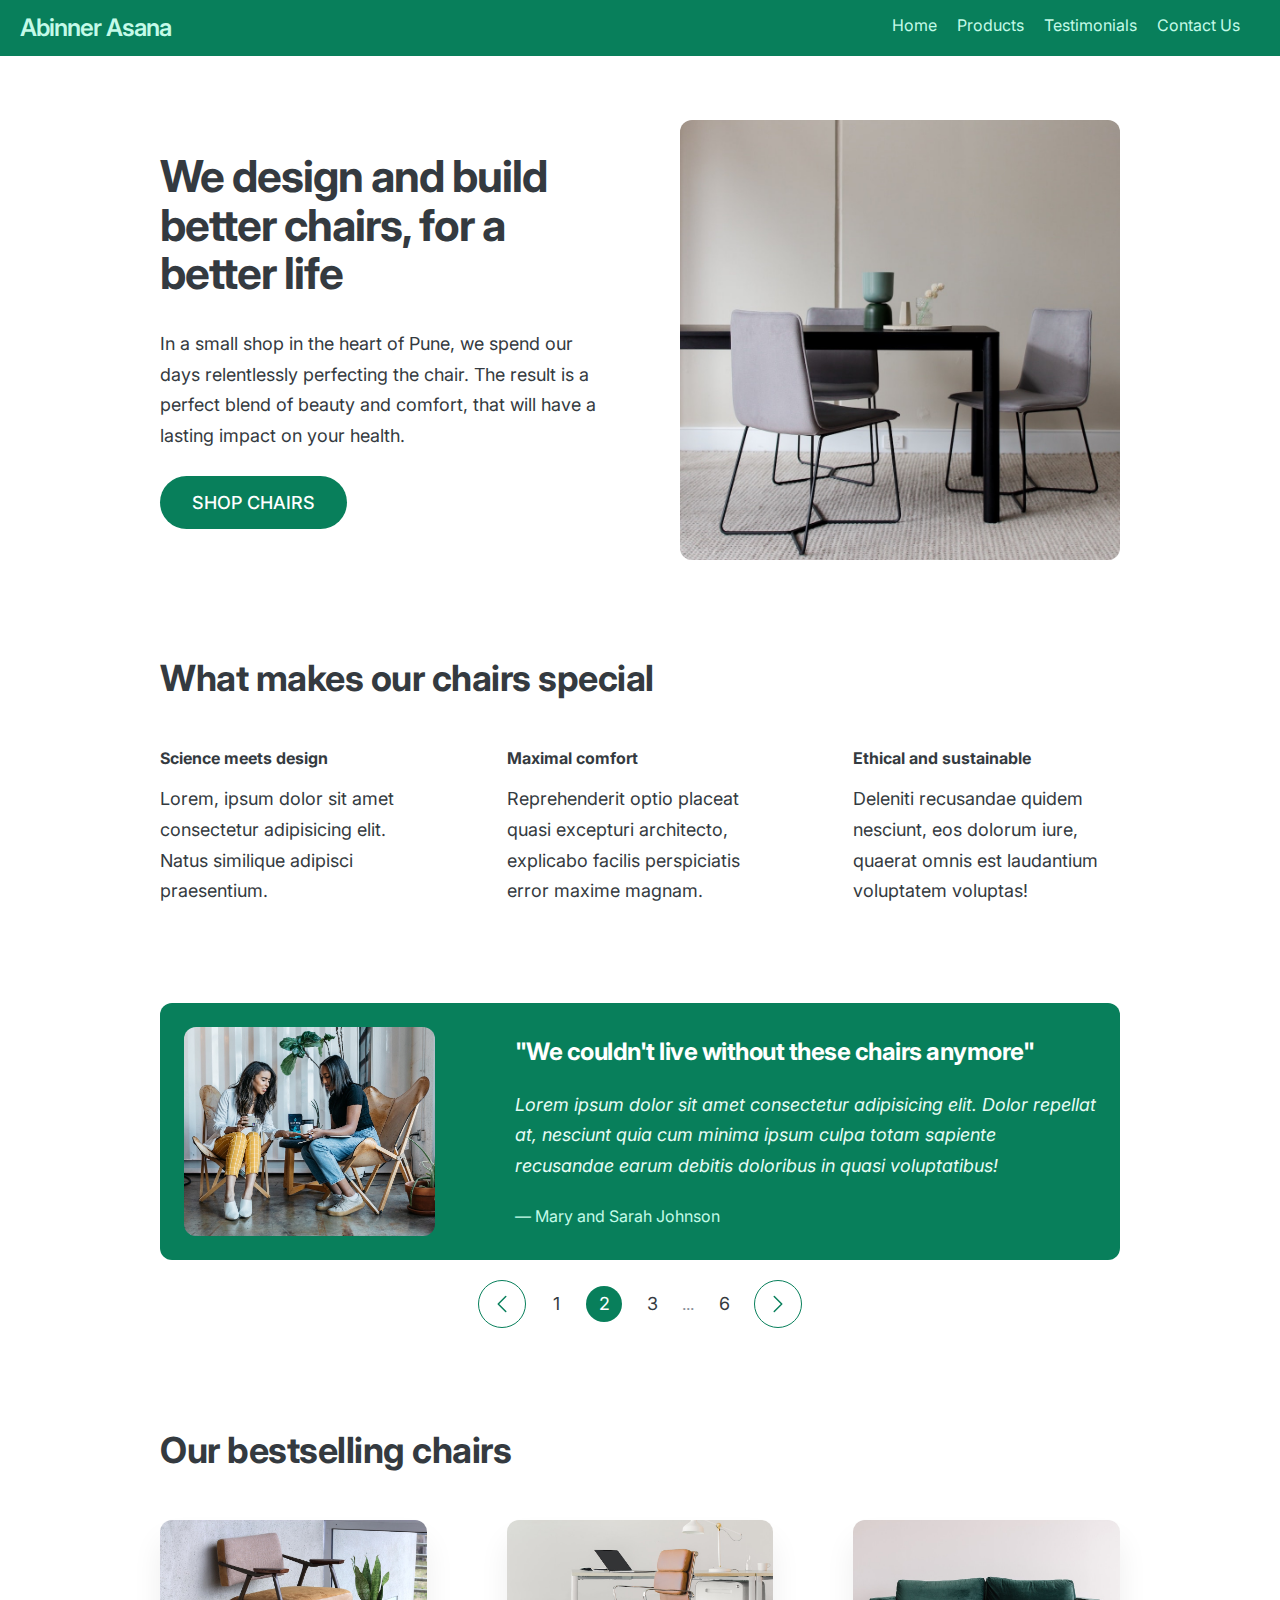
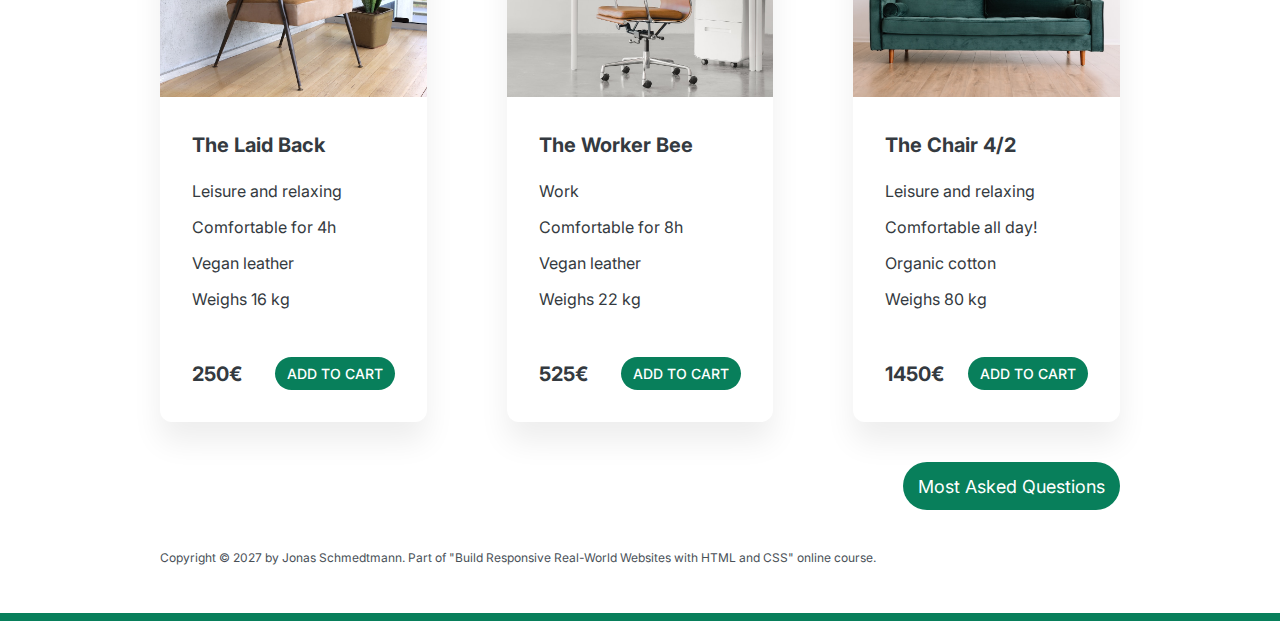
<file: index.html>
<!DOCTYPE html>
<html lang="en">
  <head>
    <meta charset="UTF-8" />
    <meta http-equiv="X-UA-Compatible" content="IE=edge" />
    <meta name="viewport" content="width=device-width, initial-scale=1.0" />
    <!-- Google Font  -->
    <link rel="preconnect" href="https://fonts.googleapis.com">
    <link rel="preconnect" href="https://fonts.gstatic.com" crossorigin>
    <link
      href="https://fonts.googleapis.com/css2?family=Inter:wght@100..900&display=swap"
      rel="stylesheet">
    <!-- Google Font  -->
    <link rel="stylesheet" href="style.css" />
    <title>Abinner Asanas</title>
  </head>
  <body>
    <nav>
      <h1 class="Brand-name">Abinner Asana</h1>
      <ul class="nav-list">
        <li> <a class="list-item" href="#">Home</a></li>
        <li> <a class="list-item" href="./products.html">Products</a></li>
        <li> <a class="list-item"
            href="./testimonials.html">Testimonials</a></li>
        <li> <a class="list-item" href="#">Contact Us</a></li>
      </ul>
    </nav>
    <div class="container">
      <header>
        <div class="header-text-box">
          <h1>We design and build better chairs, for a better life</h1>
          <p class="header-text">
            In a small shop in the heart of Pune, we spend our days
            relentlessly perfecting the chair. The result is a perfect blend of
            beauty and comfort, that will have a lasting impact on your health.
          </p>
          <a class="btn btn--big" href="#">Shop chairs</a>
        </div>
        <img src="./res/hero.jpg" alt="Photo" />
      </header>

      <section>
        <h2>What makes our chairs special</h2>
        <div class="grid-3-cols">
          <div>
            <p class="features-title"><strong>Science meets design</strong></p>
            <p class="features-text">
              Lorem, ipsum dolor sit amet consectetur adipisicing elit. Natus
              similique adipisci praesentium.
            </p>
          </div>

          <div>
            <p class="features-title">
              <strong>Maximal comfort</strong>
            </p>
            <p class="features-text">
              Reprehenderit optio placeat quasi excepturi architecto, explicabo
              facilis perspiciatis error maxime magnam.
            </p>
          </div>

          <div>
            <p class="features-title">
              <strong>Ethical and sustainable</strong>
            </p>
            <p class="features-text">
              Deleniti recusandae quidem nesciunt, eos dolorum iure, quaerat
              omnis est laudantium voluptatem voluptas!
            </p>
          </div>
        </div>
      </section>

      <section class="testimonial-section">
        <div class="grid-3-cols">
          <img src="./res/customers.jpg" alt="People sitting on chairs" />
          <div class="testimonial-box">
            <h2>"We couldn't live without these chairs anymore"</h2>
            <blockquote class="testimonial-text">
              Lorem ipsum dolor sit amet consectetur adipisicing elit. Dolor
              repellat at, nesciunt quia cum minima ipsum culpa totam sapiente
              recusandae earum debitis doloribus in quasi voluptatibus!
            </blockquote>
            <p class="testimonial-author">&mdash; Mary and Sarah Johnson</p>
          </div>
        </div>
      </section>
      <div class="pagination">
        <button class="btn-p">
          <svg
            xmlns="http://www.w3.org/2000/svg"
            fill="none"
            viewBox="0 0 24 24"
            stroke-width="1.5"
            stroke="currentColor"
            class="btn-p-icon">
            <path
              stroke-linecap="round"
              stroke-linejoin="round"
              d="M15.75 19.5 8.25 12l7.5-7.5" />
          </svg>
        </button>

        <a href="#" class="page-link">1</a>
        <a href="#" class="page-link page-link--current">2</a>
        <a href="#" class="page-link">3</a>
        <span class="dots">...</span>
        <a href="#" class="page-link">6</a>

        <button class="btn-p">
          <svg
            xmlns="http://www.w3.org/2000/svg"
            fill="none"
            viewBox="0 0 24 24"
            stroke-width="1.5"
            stroke="currentColor"
            class="btn-p-icon">
            <path
              stroke-linecap="round"
              stroke-linejoin="round"
              d="m8.25 4.5 7.5 7.5-7.5 7.5" />
          </svg>
        </button>
      </div>

      <section class="last-section">
        <h2>Our bestselling chairs</h2>
        <div class="grid-3-cols">
          <figure class="chair">
            <img src="./res/chair-1.jpg" alt="Chair" />
            <div class="chair-box">
              <h3>The Laid Back</h3>
              <ul class="chair-details">
                <li>
                  <span>Leisure and relaxing</span>
                </li>
                <li>
                  <span>Comfortable for 4h</span>
                </li>
                <li>
                  <span>Vegan leather</span>
                </li>
                <li>
                  <span>Weighs 16 kg</span>
                </li>
              </ul>
              <div class="chair-price">
                <strong>250€</strong>
                <a href="#" class="btn btn--small">Add to cart</a>
              </div>
            </div>
          </figure>

          <figure class="chair">
            <img src="./res/chair-2.jpg" alt="Chair" />
            <div class="chair-box">
              <h3>The Worker Bee</h3>
              <ul class="chair-details">
                <li>
                  <span>Work</span>
                </li>
                <li>
                  <span>Comfortable for 8h</span>
                </li>
                <li>
                  <span>Vegan leather</span>
                </li>
                <li>
                  <span>Weighs 22 kg</span>
                </li>
              </ul>
              <div class="chair-price">
                <strong>525€</strong>
                <a href="#" class="btn btn--small">Add to cart</a>
              </div>
            </div>
          </figure>

          <figure class="chair">
            <img src="./res/chair-3.jpg" alt="Chair" />
            <div class="chair-box">
              <h3>The Chair 4/2</h3>
              <ul class="chair-details">
                <li>
                  <span>Leisure and relaxing</span>
                </li>
                <li>
                  <span>Comfortable all day!</span>
                </li>
                <li>
                  <span>Organic cotton</span>
                </li>
                <li>
                  <span>Weighs 80 kg</span>
                </li>
              </ul>
              <div class="chair-price">
                <strong>1450€</strong>
                <a href="#" class="btn btn--small">Add to cart</a>
              </div>
            </div>
          </figure>
        </div>
      </section>

      <div class="most-asked-questions">
        <a class="btn-most-asked-questions" href="./questions.html">Most Asked
          Questions</a>
      </div>

      <footer>
        Copyright &copy; 2027 by Jonas Schmedtmann. Part of "Build Responsive
        Real-World Websites with HTML and CSS" online course.
      </footer>
    </div>
  </body>
</html>
</file>
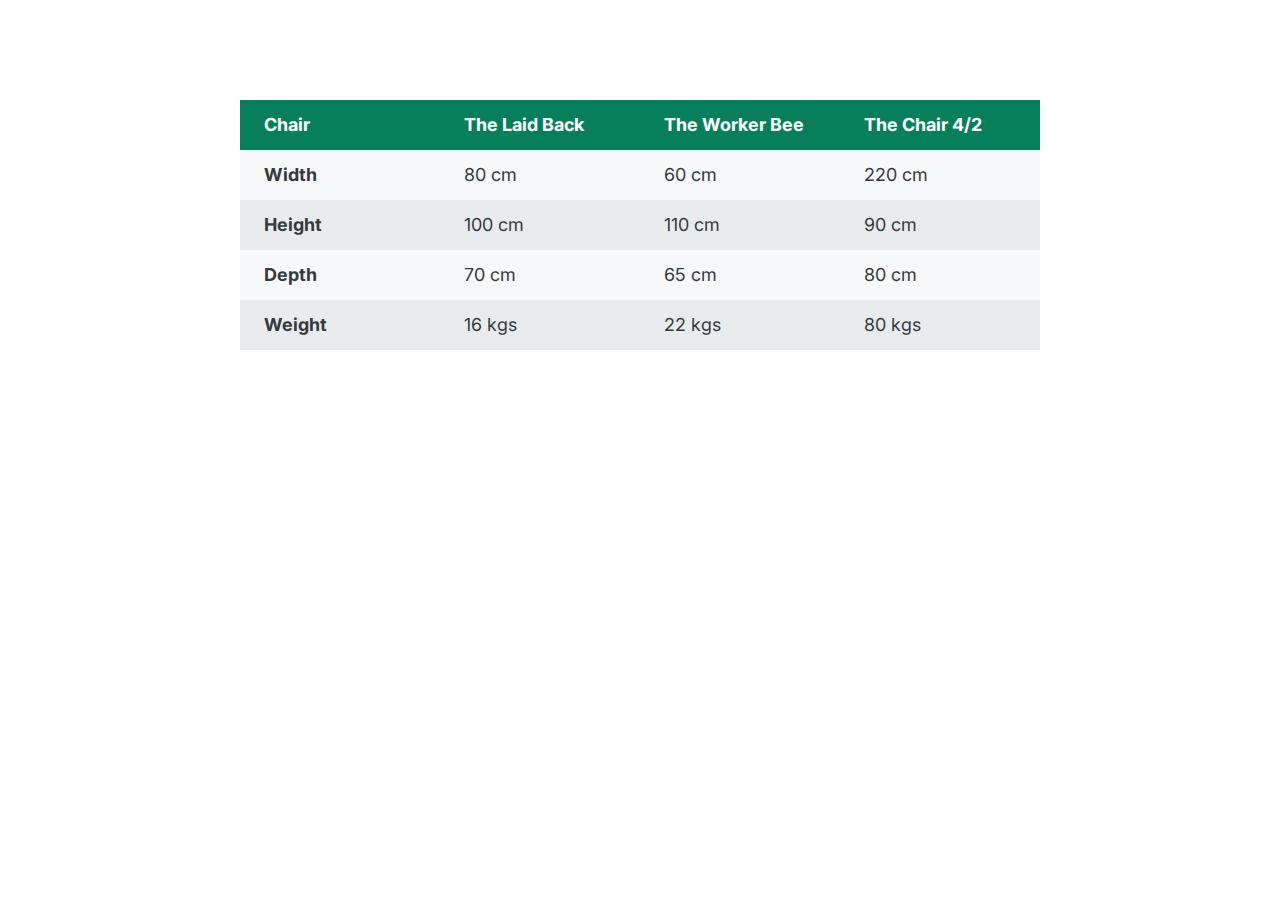
<file: products.html>
<!DOCTYPE html>
<html lang="en">
    <head>
        <meta charset="UTF-8">
        <meta name="viewport" content="width=device-width, initial-scale=1.0">
        <!-- Google Font  -->
        <link rel="preconnect" href="https://fonts.googleapis.com">
        <link rel="preconnect" href="https://fonts.gstatic.com" crossorigin>
        <link
            href="https://fonts.googleapis.com/css2?family=Inter:wght@100..900&display=swap"
            rel="stylesheet">
        <!-- Google Font  -->
        <title>Accordion Component</title>
        <style>
            *{
                margin: 0;
                padding: 0;
                box-sizing: border-box;
            }

            body{
                font-family: "Inter", sans-serif;
                color: #343a40;
                line-height: 1;
                display: flex;
                justify-content: center;
            }

            table{
                width: 800px;
                margin-top: 100px;
                font-size: 18px;
                /* border: 1px solid #343a40; */
                border-collapse:collapse ;
            }

            th,td{
                /* border: 1px solid #343a40; */
                padding: 16px 24px;
                text-align: left;
            }

            thead tr{
                background-color: #087f5b;
                color: #fff;
            }

            thead th{
                width: 25%;
            }
            
            tbody tr:nth-child(odd){
                background-color: #f8f9fa;
            }
            tbody tr:nth-child(even){
                background-color: #e9ecef;
            }

        </style>
    </head>
    <body>

        <table>
            <thead>
                <tr>
                    <th>Chair</th>
                    <th>The Laid Back</th>
                    <th>The Worker Bee</th>
                    <th>The Chair 4/2</th>
                </tr>
            </thead>
            <tbody>
                <tr>
                    <th>Width</th>
                    <td>80 cm</td>
                    <td>60 cm</td>
                    <td>220 cm</td>
                </tr>
                <tr>
                    <th>Height</th>
                    <td>100 cm</td>
                    <td>110 cm</td>
                    <td>90 cm</td>
                </tr>
                <tr>
                    <th>Depth</th>
                    <td>70 cm</td>
                    <td>65 cm</td>
                    <td>80 cm</td>
                </tr>
                <tr>
                    <th>Weight</th>
                    <td>16 kgs</td>
                    <td>22 kgs</td>
                    <td>80 kgs</td>
                </tr>
            </tbody>
        </table>

    </body>
</html>
</file>
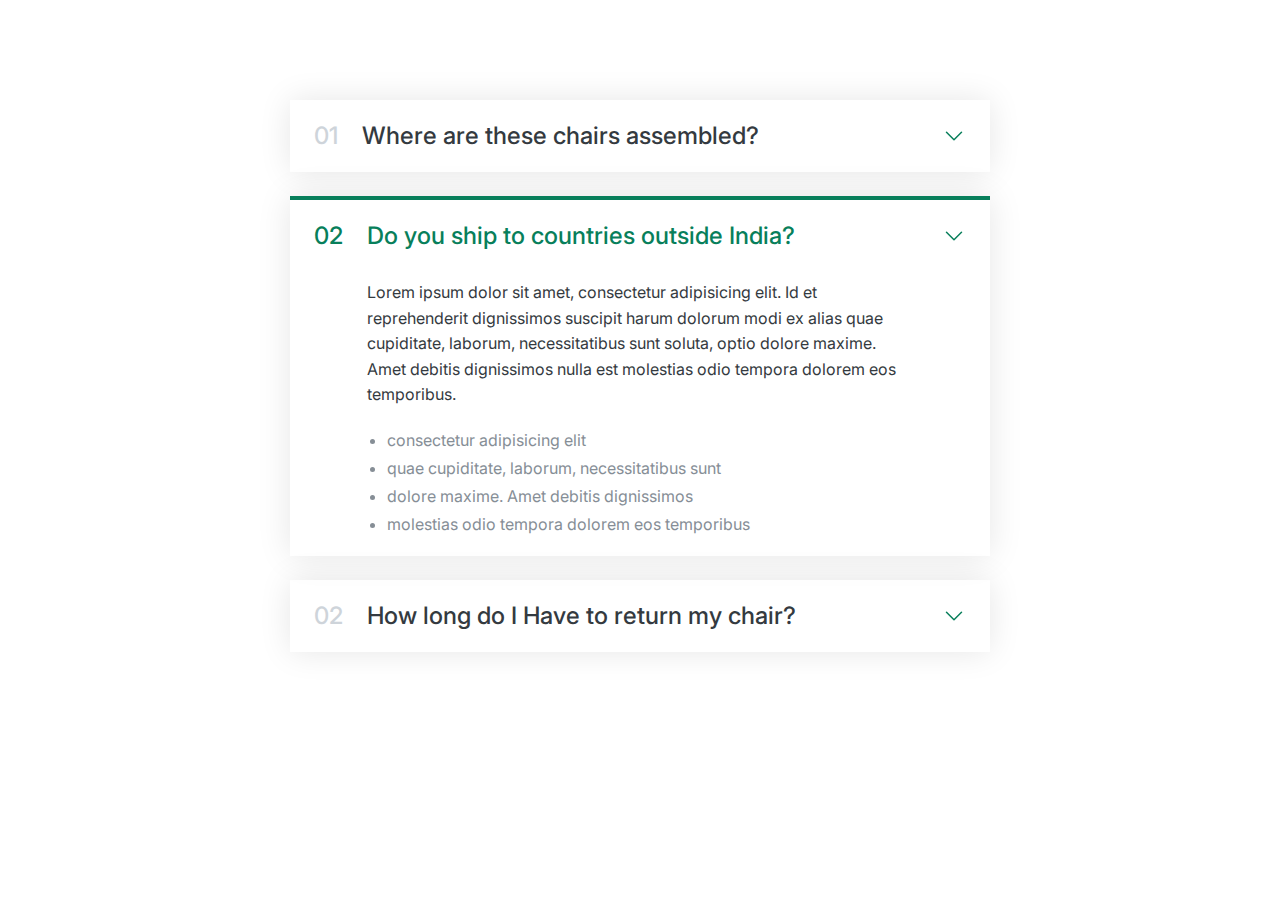
<file: questions.html>
<!DOCTYPE html>
<html lang="en">
    <head>
        <meta charset="UTF-8">
        <meta name="viewport" content="width=device-width, initial-scale=1.0">
        <!-- Google Font  -->
        <link rel="preconnect" href="https://fonts.googleapis.com">
        <link rel="preconnect" href="https://fonts.gstatic.com" crossorigin>
        <link
            href="https://fonts.googleapis.com/css2?family=Inter:wght@100..900&display=swap"
            rel="stylesheet">
        <!-- Google Font  -->
        <title>Accordion Component</title>
        <style>
            *{
                margin: 0;
                padding: 0;
                box-sizing: border-box;
            }

            body{
                font-family: "Inter", sans-serif;
                color: #343a40;
                line-height: 1;;
            }
            .accordion{
                width: 700px;
                margin: 100px auto;

                display: flex;
                flex-direction: column;
                gap: 24px;
            }

            .item{
                box-shadow: 0 0 32px rgba(0,0,0,0.1);
                padding: 24px;

                display: grid;
                grid-template-columns: auto 1fr auto;
                column-gap: 24px;
                row-gap: 32px;
                align-items: center;

            }

            .number, .text{
                font-size: 24px;
                font-weight: 500;
            }

            .number{
                color: #ced4da;
            }

            .icon{
                width: 24px;
                height: 24px;
                stroke: #087f5b;
            }
            .hidden-box{
                grid-column: 2;
                display: none;
            }

            .hidden-box p{
                line-height: 1.6;
                margin-bottom: 24px;
            }

            .hidden-box ul{
                color: #868e96;
                margin-left: 20px;

                display: flex;
                flex-direction: column;
                gap: 12px;
            }

            .open{
                border-top: 4px solid #087f5b;
            }

            .open .hidden-box{
                display: block;
            }

            .open .number, .open .text{
                color: #087f5b;
            }

        </style>
    </head>
    <body>
        <div class="accordion">
            <div class="item">

                <p class="number">01</p>
                <p class="text">Where are these chairs assembled?</p>
                <svg xmlns="http://www.w3.org/2000/svg" fill="none"
                    viewBox="0 0 24 24" stroke-width="1.5"
                    stroke="currentColor"
                    class="icon">
                    <path stroke-linecap="round" stroke-linejoin="round"
                        d="m19.5 8.25-7.5 7.5-7.5-7.5" />
                </svg>

                <div class="hidden-box">
                    <p>Lorem ipsum dolor sit amet, consectetur adipisicing elit.
                        Id
                        et reprehenderit dignissimos suscipit harum dolorum modi
                        ex
                        alias quae cupiditate, laborum, necessitatibus sunt
                        soluta,
                        optio dolore maxime. Amet debitis dignissimos nulla est
                        molestias odio tempora dolorem eos temporibus.</p>
                    <ul>
                        <li>consectetur adipisicing elit</li>
                        <li>quae cupiditate, laborum, necessitatibus sunt</li>
                        <li>dolore maxime. Amet debitis dignissimos</li>
                        <li>molestias odio tempora dolorem eos temporibus</li>
                    </ul>
                </div>
            </div>
            <div class="item open">

                <p class="number">02</p>
                <p class="text">Do you ship to countries outside India?</p>
                <svg xmlns="http://www.w3.org/2000/svg" fill="none"
                    viewBox="0 0 24 24" stroke-width="1.5"
                    stroke="currentColor"
                    class="icon">
                    <path stroke-linecap="round" stroke-linejoin="round"
                        d="m19.5 8.25-7.5 7.5-7.5-7.5" />
                </svg>

                <div class="hidden-box">
                    <p>Lorem ipsum dolor sit amet, consectetur adipisicing elit.
                        Id
                        et reprehenderit dignissimos suscipit harum dolorum modi
                        ex
                        alias quae cupiditate, laborum, necessitatibus sunt
                        soluta,
                        optio dolore maxime. Amet debitis dignissimos nulla est
                        molestias odio tempora dolorem eos temporibus.</p>
                    <ul>
                        <li>consectetur adipisicing elit</li>
                        <li>quae cupiditate, laborum, necessitatibus sunt</li>
                        <li>dolore maxime. Amet debitis dignissimos</li>
                        <li>molestias odio tempora dolorem eos temporibus</li>
                    </ul>
                </div>
            </div>
            <div class="item">

                <p class="number">02</p>
                <p class="text">How long do I Have to return my chair?</p>
                <svg xmlns="http://www.w3.org/2000/svg" fill="none"
                    viewBox="0 0 24 24" stroke-width="1.5"
                    stroke="currentColor"
                    class="icon">
                    <path stroke-linecap="round" stroke-linejoin="round"
                        d="m19.5 8.25-7.5 7.5-7.5-7.5" />
                </svg>

                <div class="hidden-box">
                    <p>Lorem ipsum dolor sit amet, consectetur adipisicing elit.
                        Id
                        et reprehenderit dignissimos suscipit harum dolorum modi
                        ex
                        alias quae cupiditate, laborum, necessitatibus sunt
                        soluta,
                        optio dolore maxime. Amet debitis dignissimos nulla est
                        molestias odio tempora dolorem eos temporibus.</p>
                    <ul>
                        <li>consectetur adipisicing elit</li>
                        <li>quae cupiditate, laborum, necessitatibus sunt</li>
                        <li>dolore maxime. Amet debitis dignissimos</li>
                        <li>molestias odio tempora dolorem eos temporibus</li>
                    </ul>
                </div>
            </div>
        </div>
    </body>
</html>
</file>
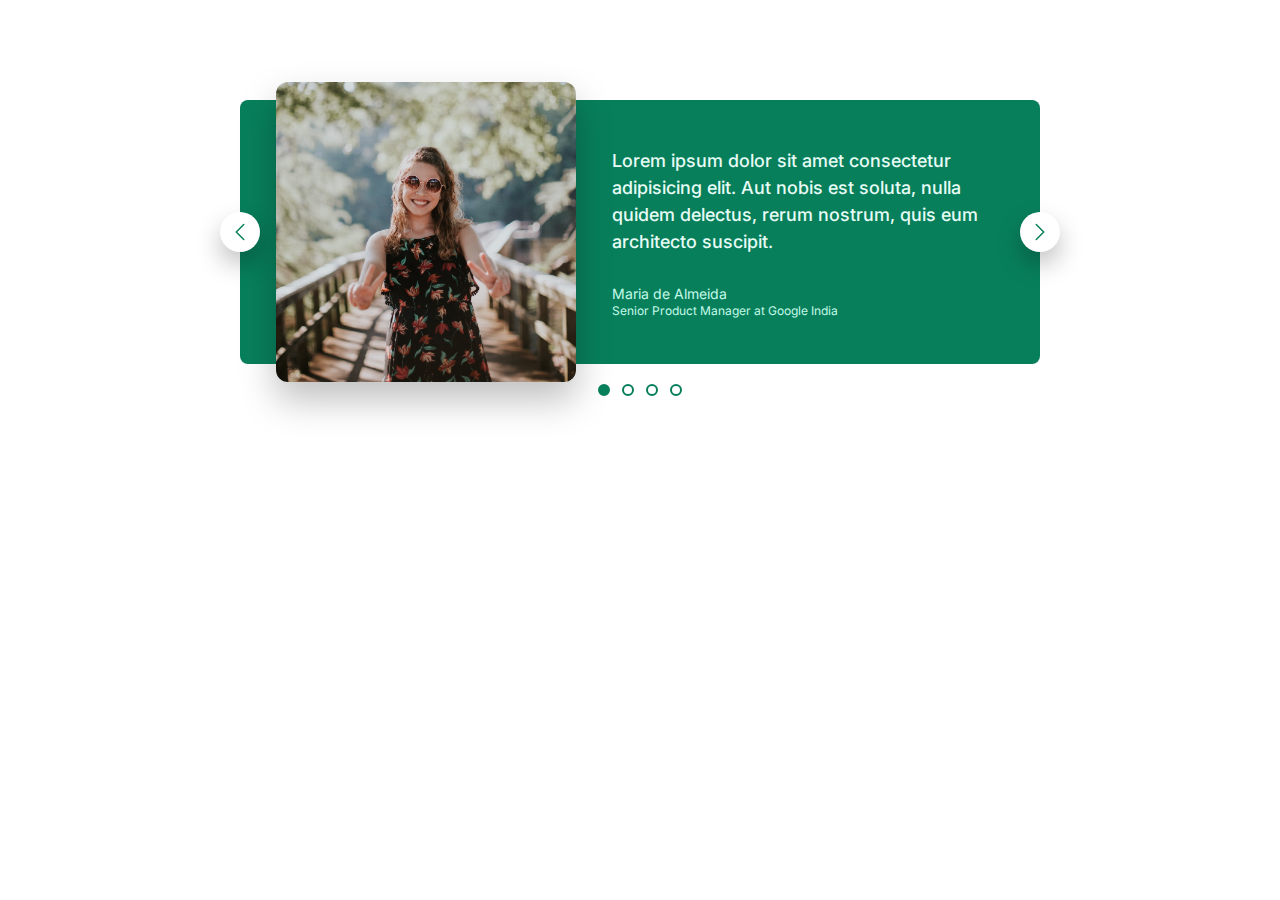
<file: testimonials.html>
<!DOCTYPE html>
<html lang="en">
    <head>
        <meta charset="UTF-8" />
        <meta name="viewport" content="width=device-width, initial-scale=1.0" />
        <!-- Google Font  -->
        <link rel="preconnect" href="https://fonts.googleapis.com" />
        <link rel="preconnect" href="https://fonts.gstatic.com" crossorigin />
        <link
            href="https://fonts.googleapis.com/css2?family=Inter:wght@100..900&display=swap"
            rel="stylesheet" />
        <!-- Google Font  -->
        <title>Accordion Component</title>
        <style>
      * {
        margin: 0;
        padding: 0;
        box-sizing: border-box;
      }

      body {
        font-family: "Inter", sans-serif;
        color: #343a40;
        line-height: 1;
      }

      .carousel {
        position: relative;

        background-color: #087f5b;
        width: 800px;
        margin: 100px auto;
        padding: 32px 48px 32px 86px;
        border-radius: 8px;

        display: flex;
        align-items: center;
        gap: 86px;
      }

      img {
        height: 200px;
        border-radius: 8px;
        transform: scale(1.5);
        box-shadow: 0px 12px 24px rgba(0, 0, 0, 0.25);
      }

      .testimonial-text {
        font-size: 18px;
        font-weight: 500;
        line-height: 1.5;
        margin-bottom: 32px;
        color: #e6fcf5;
      }

      .testimonial-author {
        font-size: 14px;
        margin-bottom: 4px;
        color: #c3fae8;
      }

      .testimonial-job {
        font-size: 12px;
        color: #c3fae8;
      }

      /* Controls */

      .btn {
        background-color: #fff;
        border: none;
        height: 40px;
        width: 40px;
        position: absolute;
        border-radius: 50%;
        box-shadow: 0px 12px 24px rgba(0, 0, 0, 0.25);
        cursor: pointer;

        display: flex;
        align-items: center;
        justify-content: center;
      }
      .btn--left {
        left: 0;
        top: 50%;
        transform: translate(-50%, -50%);
      }
      .btn--right {
        right: 0;
        top: 50%;
        transform: translate(50%, -50%);
      }

      .btn-icon {
        height: 24px;
        width: 24px;
        stroke: #087f5b;
      }

      .dots{
        position: absolute;
        left: 50%;
        bottom: 0;
        transform: translate(-50%, 32px);

        display: flex;
        gap: 12px;
      }

      .dot{
        height: 12px;
        width: 12px;
        background-color: #fff;
        border: 2px solid  #087f5b;
        border-radius: 50%;
        cursor: pointer;
      }

      .dot--fill{
        background-color: #087f5b;
      }
    </style>
    </head>
    <body>
        <div class="carousel">
            <img src="./res/maria.jpg" alt="Maria de Almeida" />
            <blockquote class="testimonial">
                <p class="testimonial-text">
                    Lorem ipsum dolor sit amet consectetur adipisicing elit. Aut
                    nobis est
                    soluta, nulla quidem delectus, rerum nostrum, quis
                    eum
                    architecto suscipit.
                </p>
                <p class="testimonial-author">Maria de Almeida</p>
                <p class="testimonial-job">Senior Product Manager at Google
                    India</p>
            </blockquote>
            <button class="btn btn--left">
                <svg
                    xmlns="http://www.w3.org/2000/svg"
                    fill="none"
                    viewBox="0 0 24 24"
                    stroke-width="1.5"
                    stroke="currentColor"
                    class="btn-icon">
                    <path
                        stroke-linecap="round"
                        stroke-linejoin="round"
                        d="M15.75 19.5 8.25 12l7.5-7.5" />
                </svg>
            </button>
            <button class="btn btn--right">
                <svg
                    xmlns="http://www.w3.org/2000/svg"
                    fill="none"
                    viewBox="0 0 24 24"
                    stroke-width="1.5"
                    stroke="currentColor"
                    class="btn-icon">
                    <path
                        stroke-linecap="round"
                        stroke-linejoin="round"
                        d="m8.25 4.5 7.5 7.5-7.5 7.5" />
                </svg>
            </button>
            <div class="dots">
                <button class="dot dot--fill">&nbsp;</button>
                <button class="dot">&nbsp;</button>
                <button class="dot">&nbsp;</button>
                <button class="dot">&nbsp;</button>
            </div>
        </div>
    </body>
</html>
</file>
<file: style.css>
/*
SPACING SYSTEM (px)
2 / 4 / 8 / 12 / 16 / 24 / 32 / 48 / 64 / 80 / 96 / 128

FONT SIZE SYSTEM (px)
10 / 12 / 14 / 16 / 18 / 20 / 24 / 30 / 36 / 44 / 52 / 62 / 74 / 86 / 98
*/

/* 
Main color #087f5b 
text color #343a40 
*/

@import url('https://fonts.googleapis.com/css2?family=Inter:wght@100..900&display=swap');

* {
  margin: 0;
  padding: 0;
  box-sizing: border-box;
}

/* ------------------------ */
/* GENERAL STYLES */
/* ------------------------ */
body {
  font-family: 'Inter', sans-serif;
  color: #343a40;
  border-bottom: 8px solid #087f5b;
}

nav{
  display: flex;
  justify-content: space-between;
  background-color: #087f5b;
  padding: 15px 20px;
}

.nav-list{
  display: flex;
  justify-content: flex-start;
  list-style: none;
}

.nav-list li{ 
  margin-right: 20px;
}

.list-item{
  text-decoration: none;
  color: #c3fae8;
}

.list-item:hover{
  color: #a7f3d9;
  font-weight: 600;
}

.Brand-name{
  font-size: 24px;
  font-weight: 600;
  margin-bottom: 0;
  color: #c3fae8;
}

.container {
  width: 960px;
  margin: 0 auto;
}

header,
section {
  margin-bottom: 96px;

}

.last-section{
  margin-bottom: 40px;
}

h2 {
  margin-bottom: 48px;
  font-size: 36px;
  letter-spacing: -0.5px;
}

.grid-3-cols {
  display: grid;
  grid-template-columns: repeat(3, 1fr);
  column-gap: 80px;
}

.btn:link, .btn:visited {
  background-color: #087f5b;
  color: #fff;
  text-decoration: none;
  text-transform: uppercase;
  font-weight: 500;
  display: inline-block;
  border-radius: 100px;
}

.btn:hover,.btn:active{
  background-color: #099268;
  color: #fff;
}


.btn--big {
  font-size: 18px;
  padding: 16px 32px;
}
.btn--small{
  font-size: 14px;
  padding: 8px 12px;
}

img{
  border-radius: 12px;
}


/* ------------------------ */
/* COMPONENT STYLES */
/* ------------------------ */

/* HEADER */
header {
  display: grid;
  grid-template-columns: repeat(2, 1fr);
  column-gap: 80px;
  margin-top: 64px;
}

.header-text-box {
  align-self: center;
}

h1 {
  margin-bottom: 32px;
  font-size: 44px;
  line-height: 1.1;
  letter-spacing: -1px;
}

.header-text {
  margin-bottom: 24px;
  font-size: 18px;
  line-height: 1.7;
}

img {
  width: 100%;
}

/* FEATURES */

.features-title {
  margin-bottom: 16px;
  
}

.features-text {
  font-size: 18px;
  line-height: 1.7;
}

/* TESTIMONIAL */
.testimonial-section {
  background-color: #087f5b;
  color: #fff;
  padding: 24px;
  border-radius: 12px;
  margin-bottom: 20px;
}

.testimonial-box {
  grid-column: 2 / -1;
  align-self: center;
}

.testimonial-box h2 {
  margin-bottom: 24px;
  font-size: 24px;
}

.testimonial-text {
  color: #e6fcf5;
  font-style: italic;
  margin-bottom: 24px;
  font-size: 18px;
  line-height: 1.7;
}

.testimonial-author{
  color: #c3fae8;
}

/* CHAIRS */

.chair{
  box-shadow: 0px 20px 30px 0px rgba(0, 0, 0, 0.07);
  border-radius: 12px;
}

.chair img{
  border-bottom-left-radius: 0;
  border-bottom-right-radius: 0;
}

.chair-box {
  padding: 32px;
}

h3 {
  margin-bottom: 24px;
  font-size: 20px;
}

.chair-details {
  list-style: none;
  margin-bottom: 48px;
}

.chair-details li {
  display: flex;
  align-items: center;
  gap: 12px;
  margin-bottom: 16px;
}

.chair-details li:last-child {
  margin-bottom: 0;
}

.chair-price {
  display: flex;
  justify-content: space-between;
  align-items: center;
  font-size: 20px;
}

.most-asked-questions{
  display: flex;
  justify-content: flex-end;
  margin-bottom: 40px;
}

.btn-most-asked-questions{
  height: 48px;
  font-size: 18px;
  border: none;
  background-color: #087f5b;
  color: #fff;
  padding: 10px 15px;
  border-radius: 50px;
  text-decoration: none;
  cursor: pointer;
  display: flex;
  align-items: center;
}

.btn-most-asked-questions:hover{
  background-color: #099268;
}

footer {
  margin-bottom: 48px;
  font-size: 12px;
  color: #495057;
}

/* PAGINATION */
.pagination{
  margin-bottom: 100px;
  display: flex;
  justify-content: center;
  align-items: center;
  gap: 12px;
}

.btn-p {
  border: 1px solid #087f5b;
  height: 48px;
  width: 48px;
  border-radius: 50%;
  background: none;
  cursor: pointer;
  display: flex;
  justify-content: center;
  align-items: center;
}

.btn-p:hover{
  background-color: #087f5b;
}

.btn-p:hover .btn-p-icon{
  stroke: #fff;
}

.btn-p-icon {
  height: 24px;
  width: 24px;
  stroke: #087f5b;
}
.page-link:link,
.page-link:visited {
  font-size: 18px;
  color: #343a40;
  text-decoration: none;
  /* background-color: #343a40; */
  height: 36px;
  width: 36px;
  border-radius: 50%;
  display: flex;
  align-items: center;
  justify-content: center;
}
.page-link:hover,
.page-link:active, .page-link.page-link--current {
  background-color: #087f5b;
  color: #fff;
}

.dots {
  color: #868e96;
}
</file>
